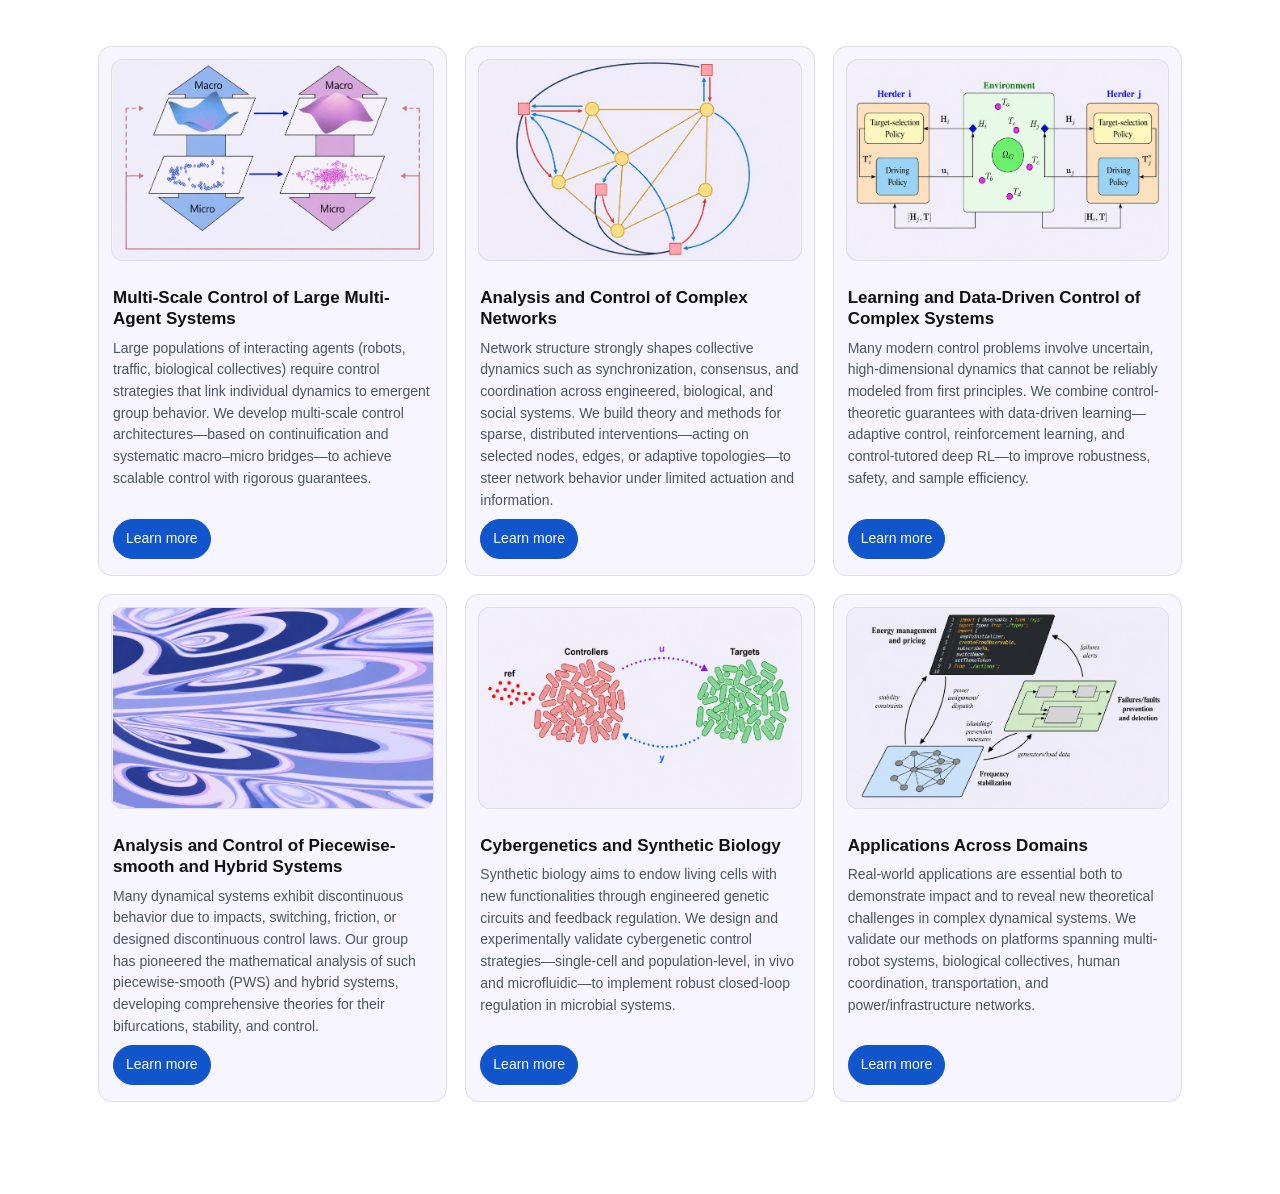
<file: index.html>
<!doctype html>
<html lang="en">
<head>
  <meta charset="utf-8" />
  <meta name="viewport" content="width=device-width,initial-scale=1" />
  <title>Research Areas</title>
  <link rel="stylesheet" href="style.css" />
</head>
<body>

<div class="container">
  <!--
  <div class="header">
    <h1>Research Areas</h1>
    <div class="rule"></div>
  </div>
  -->
  <div class="grid">
    <article class="card">
  <img src="assets/multi_scale4.png" alt="Multi-Scale Control of Large Agent Populations image" />
  <div class="content">
    <h2>Multi-Scale Control of Large Multi-Agent Systems</h2>
    <p>Large populations of interacting agents (robots, traffic, biological collectives) require control strategies that link individual dynamics to emergent group behavior. We develop multi-scale control architectures—based on continuification and systematic macro–micro bridges—to achieve scalable control with rigorous guarantees.</p>
    <a class="button" href="multi-scale-control.html">Learn more</a>
  </div>
</article> <article class="card">
  <img src="assets/complex_networks_white_card3.png" alt="Analysis and Control of Complex Networks image" />
  <div class="content">
    <h2>Analysis and Control of Complex Networks</h2>
    <p>Network structure strongly shapes collective dynamics such as synchronization, consensus, and coordination across engineered, biological, and social systems. We build theory and methods for sparse, distributed interventions—acting on selected nodes, edges, or adaptive topologies—to steer network behavior under limited actuation and information.</p>
    <a class="button" href="complex-networks.html">Learn more</a>
  </div>
</article> <article class="card">
  <img src="assets/Learning and Data-Driven Control_1_resized3.png" alt="Learning-Enhanced Control and Data-Driven Methods image" />
  <div class="content">
    <h2>Learning and Data-Driven Control of Complex Systems</h2>
    <p>Many modern control problems involve uncertain, high-dimensional dynamics that cannot be reliably modeled from first principles. We combine control-theoretic guarantees with data-driven learning—adaptive control, reinforcement learning, and control-tutored deep RL—to improve robustness, safety, and sample efficiency.</p>
    <a class="button" href="learning-enhanced-control.html">Learn more</a>
  </div>
</article> <article class="card">
  <img src="assets/pictest_B_card.png" alt="Analysis and Control of Piecewise-smooth and Hybrid Systems image" />
  <div class="content">
    <h2>Analysis and Control of Piecewise-smooth and Hybrid Systems</h2>
    <p>Many dynamical systems exhibit discontinuous behavior due to impacts, switching, friction, or designed discontinuous control laws. Our group has pioneered the mathematical analysis of such piecewise-smooth (PWS) and hybrid systems, developing comprehensive theories for their bifurcations, stability, and control.</p>
    <a class="button" href="nonsmooth-hybrid.html">Learn more</a>
  </div>
</article> <article class="card">
   <!-- 
  <video autoplay muted loop playsinline> 
        <source src="assets/SyntheticBiology_Spatial_Control.mp4" type="video/mp4">
  </video>
   -->
 <img src="assets/Multicellular_Control5.png"
     alt="Cybergenetics and Synthetic Biology" />
 
  <div class="content">
    <h2>Cybergenetics and Synthetic Biology</h2>
    <p>Synthetic biology aims to endow living cells with new functionalities through engineered genetic circuits and feedback regulation. We design and experimentally validate cybergenetic control strategies—single-cell and population-level, in vivo and microfluidic—to implement robust closed-loop regulation in microbial systems.</p>
    <a class="button" href="synthetic-biology.html">Learn more</a>
  </div>
</article> <article class="card">
  <img src="assets/applications_vectors3.png" alt="Applications Across Domains image" />
  <div class="content">
    <h2>Applications Across Domains</h2>
    <p>Real-world applications are essential both to demonstrate impact and to reveal new theoretical challenges in complex dynamical systems. We validate our methods on platforms spanning multi-robot systems, biological collectives, human coordination, transportation, and power/infrastructure networks.</p>
    <a class="button" href="applications.html">Learn more</a>
  </div>
</article>
  </div>
  <p class="footer-note"></p>
</div>

</body>
</html>
</file>
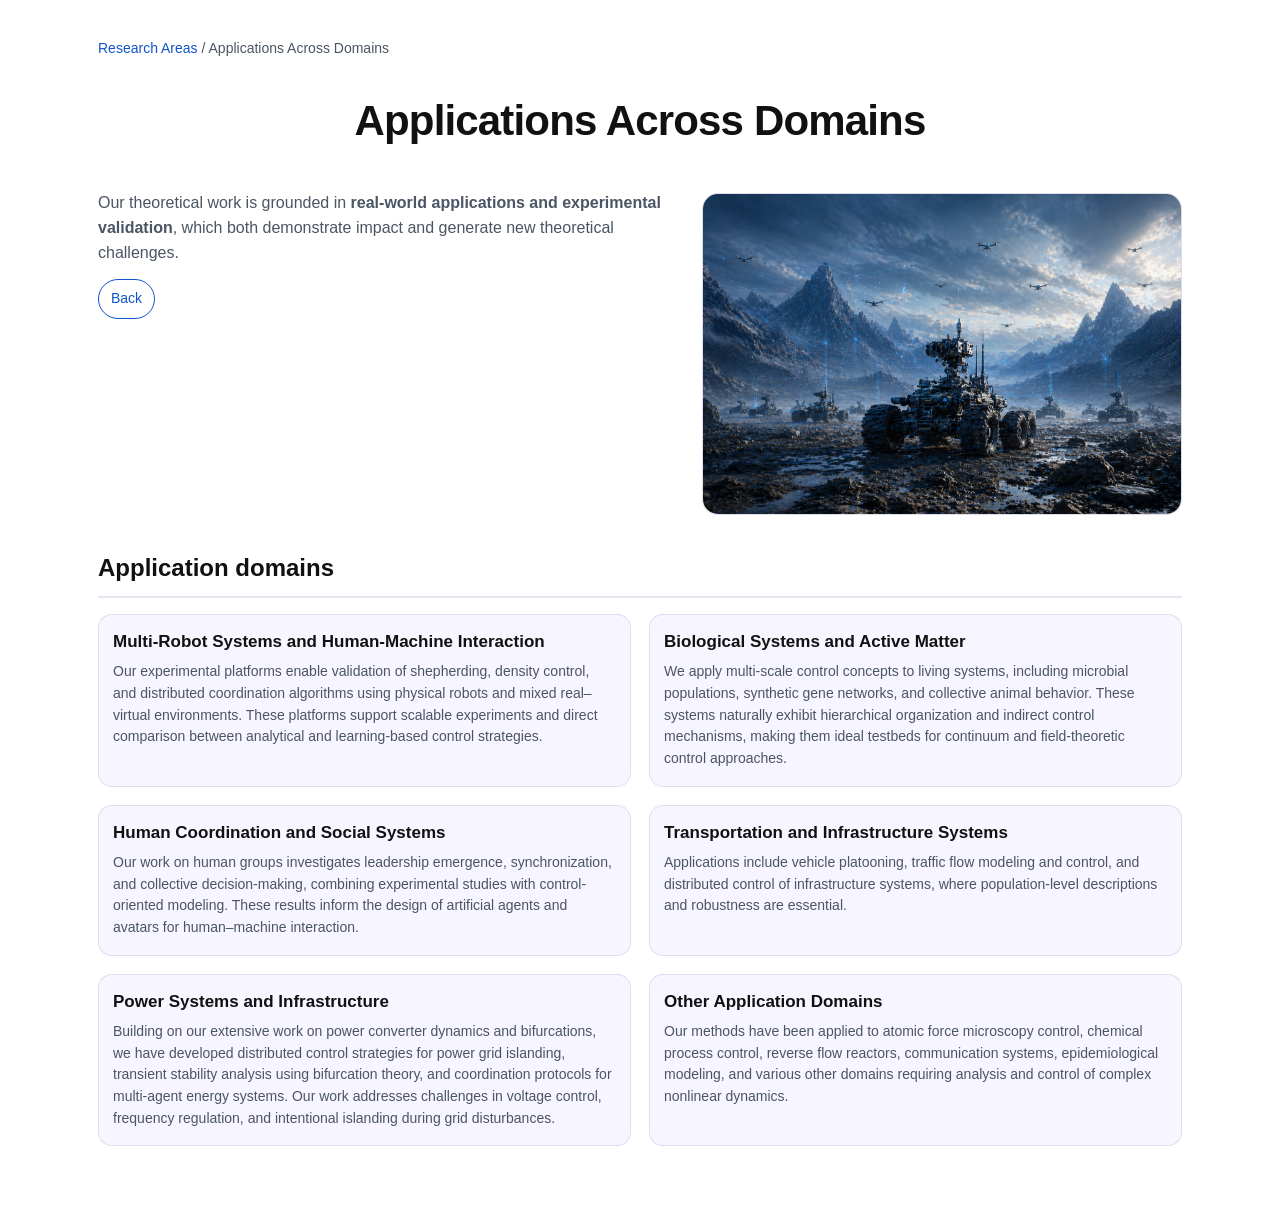
<file: applications.html>
<!doctype html>
<html lang="en">
<head>
  <meta charset="utf-8" />
  <meta name="viewport" content="width=device-width,initial-scale=1" />
  <title>Applications Across Domains</title>
  <link rel="stylesheet" href="style.css" />
</head>
<body>

<div class="container">
  <div class="breadcrumb"><a href="index.html">Research Areas</a> / Applications Across Domains</div>

  <h1>Applications Across Domains</h1>
  <div class="hero">
    <div>
      <p>Our theoretical work is grounded in <b>real-world applications and experimental validation</b>, which both demonstrate impact and generate new theoretical challenges.</p>
      <p style="margin-top:14px"><a class="button secondary" href="index.html">Back</a></p>
    </div>
    <div class="media">
      <img src="assets/applications_swarm_robotics_3.png" alt="Applications Across Domains image" />
    </div>
  </div>

  
<div class="section">
  <h2>Application domains</h2>
  <div class="rule"></div>
  <div class="app-grid">
    <div class="app-card">
  <h3>Multi-Robot Systems and Human-Machine Interaction</h3>
  <p>Our experimental platforms enable validation of shepherding, density control, and distributed coordination algorithms using physical robots and mixed real–virtual environments. These platforms support scalable experiments and direct comparison between analytical and learning-based control strategies.</p>
</div> <div class="app-card">
  <h3>Biological Systems and Active Matter</h3>
  <p>We apply multi-scale control concepts to living systems, including microbial populations, synthetic gene networks, and collective animal behavior. These systems naturally exhibit hierarchical organization and indirect control mechanisms, making them ideal testbeds for continuum and field-theoretic control approaches.</p>
</div> <div class="app-card">
  <h3>Human Coordination and Social Systems</h3>
  <p>Our work on human groups investigates leadership emergence, synchronization, and collective decision-making, combining experimental studies with control-oriented modeling. These results inform the design of artificial agents and avatars for human–machine interaction.</p>
</div> <div class="app-card">
  <h3>Transportation and Infrastructure Systems</h3>
  <p>Applications include vehicle platooning, traffic flow modeling and control, and distributed control of infrastructure systems, where population-level descriptions and robustness are essential.</p>
</div> <div class="app-card">
  <h3>Power Systems and Infrastructure</h3>
  <p>Building on our extensive work on power converter dynamics and bifurcations, we have developed distributed control strategies for power grid islanding, transient stability analysis using bifurcation theory, and coordination protocols for multi-agent energy systems. Our work addresses challenges in voltage control, frequency regulation, and intentional islanding during grid disturbances.</p>
</div> <div class="app-card">
  <h3>Other Application Domains</h3>
  <p>Our methods have been applied to atomic force microscopy control, chemical process control, reverse flow reactors, communication systems, epidemiological modeling, and various other domains requiring analysis and control of complex nonlinear dynamics.</p>
</div>
  </div>
</div>

</div>

</body>
</html>
</file>
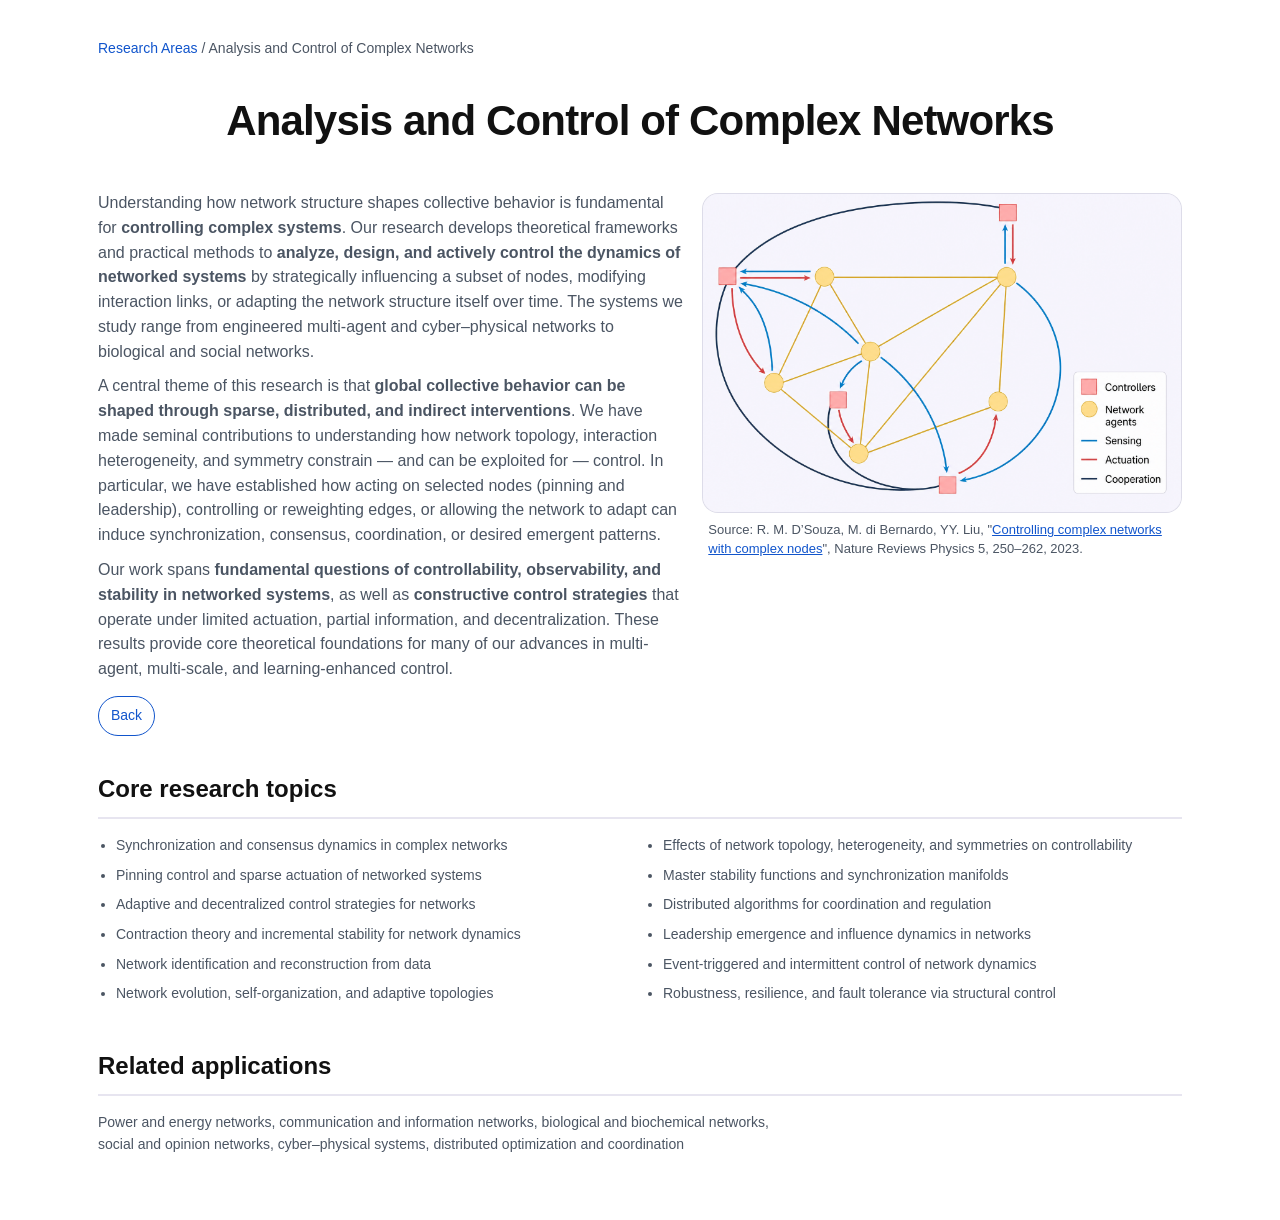
<file: complex-networks.html>
<!doctype html>
<html lang="en">
<head>
  <meta charset="utf-8" />
  <meta name="viewport" content="width=device-width,initial-scale=1" />
  <title>Analysis and Control of Complex Networks</title>
  <link rel="stylesheet" href="style.css" />
</head>
<body>

<div class="container">
  <div class="breadcrumb"><a href="index.html">Research Areas</a> / Analysis and Control of Complex Networks</div>

  <h1>Analysis and Control of Complex Networks</h1>
    <div class="hero">
    <div>
      <p>Understanding how network structure shapes collective behavior is fundamental for <b>controlling complex systems</b>. Our research develops theoretical frameworks and practical methods to <b>analyze, design, and actively control the dynamics of networked systems</b> by strategically influencing a subset of nodes, modifying interaction links, or adapting the network structure itself over time. The systems we study range from engineered multi-agent and cyber–physical networks to biological and social networks.</p>
      <p>A central theme of this research is that <b>global collective behavior can be shaped through sparse, distributed, and indirect interventions</b>. We have made seminal contributions to understanding how network topology, interaction heterogeneity, and symmetry constrain — and can be exploited for — control. In particular, we have established how acting on selected nodes (pinning and leadership), controlling or reweighting edges, or allowing the network to adapt can induce synchronization, consensus, coordination, or desired emergent patterns.</p>
      <p>Our work spans <b>fundamental questions of controllability, observability, and stability in networked systems</b>, as well as <b>constructive control strategies</b> that operate under limited actuation, partial information, and decentralization. These results provide core theoretical foundations for many of our advances in multi-agent, multi-scale, and learning-enhanced control.</p>
      <p style="margin-top:14px"><a class="button secondary" href="index.html">Back</a></p>
    </div>
    
    <div class="media">
      <div class="figure-box">
        <img src="assets/complex_networks_learn_more.png" alt="..." />
        <div class="figure-credit">
          Source: R. M. D’Souza, M. di Bernardo, YY. Liu, "<a href="https://www.nature.com/articles/s42254-023-00566-3" target="_blank" rel="noopener">Controlling complex networks with complex nodes</a>",  Nature Reviews Physics 5, 250–262, 2023. 
        </div>
      </div>
    </div>
    
    <!-- 
    <div class="media">
      <img src="assets/complex_networks_learn_more.png" alt="Complex Networks and Emergent Dynamics image" />
    </div>
    -->
  </div>

  
<div class="section">
  <h2>Core research topics</h2>
  <div class="rule"></div>
  <ul class="topic-list">
    <li>Synchronization and consensus dynamics in complex networks</li>
    <li>Pinning control and sparse actuation of networked systems</li>
    <li>Adaptive and decentralized control strategies for networks</li>
    <li>Contraction theory and incremental stability for network dynamics</li>
    <li>Network identification and reconstruction from data</li>
    <li>Network evolution, self-organization, and adaptive topologies</li>
    <li>Effects of network topology, heterogeneity, and symmetries on controllability</li>
    <li>Master stability functions and synchronization manifolds</li>
    <li>Distributed algorithms for coordination and regulation</li>
    <li>Leadership emergence and influence dynamics in networks</li>
    <li>Event-triggered and intermittent control of network dynamics</li>
    <li>Robustness, resilience, and fault tolerance via structural control</li>
  </ul>
</div>

  
<div class="section">
  <h2>Related applications</h2>
  <div class="rule"></div>
  <p class="apps">Power and energy networks, communication and information networks, biological and biochemical networks, social and opinion networks, cyber–physical systems, distributed optimization and coordination</p>
</div>

</div>

</body>
</html>
</file>
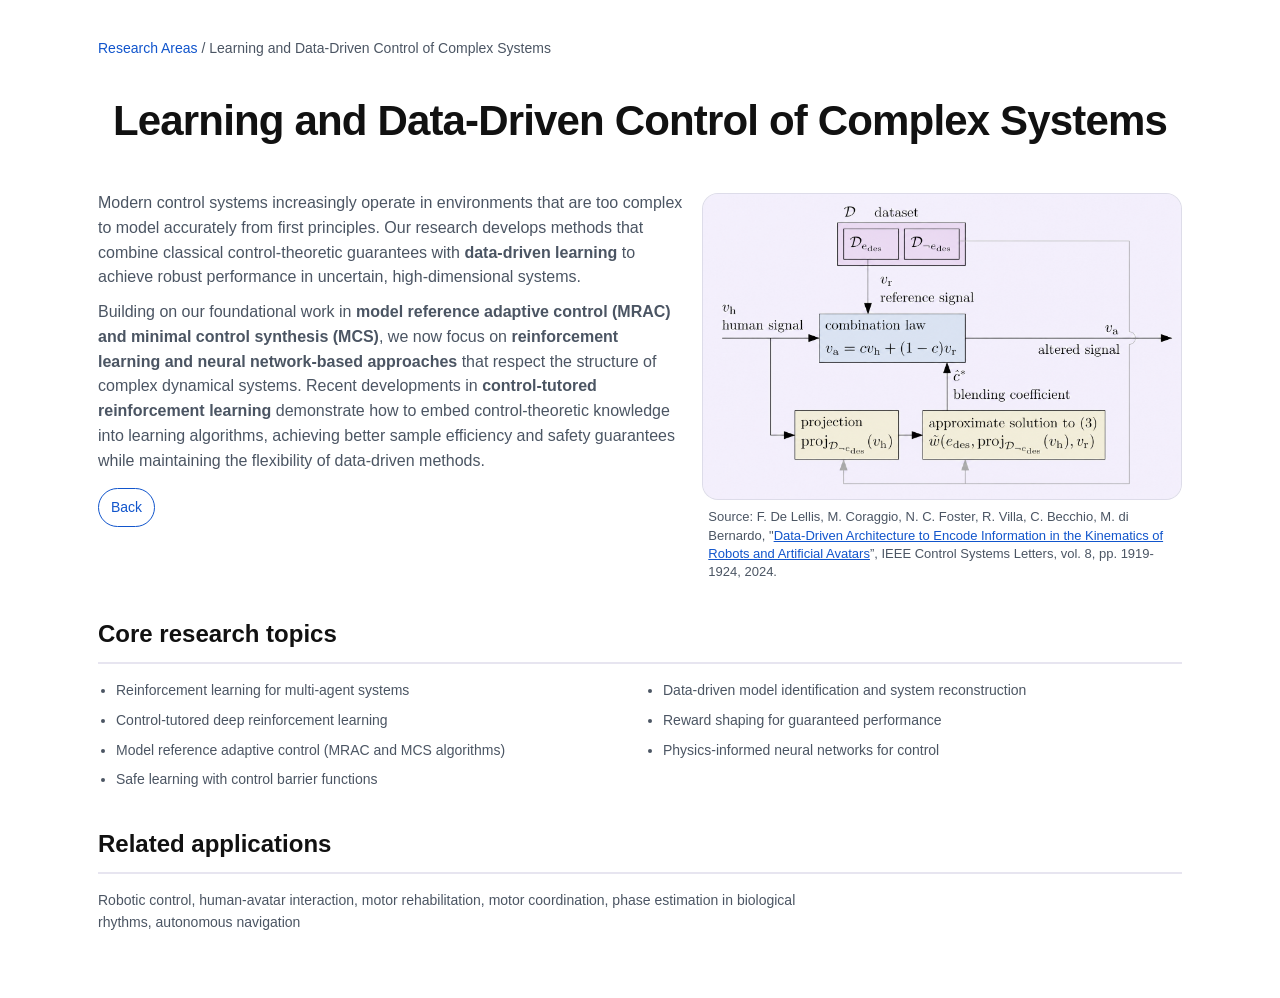
<file: learning-enhanced-control.html>
<!doctype html>
<html lang="en">
<head>
  <meta charset="utf-8" />
  <meta name="viewport" content="width=device-width,initial-scale=1" />
  <title>Learning and Data-Driven Control of Complex Systems</title>
  <link rel="stylesheet" href="style.css" />
</head>
<body>

<div class="container">
  <div class="breadcrumb"><a href="index.html">Research Areas</a> / Learning and Data-Driven Control of Complex Systems</div>

  <h1>Learning and Data-Driven Control of Complex Systems</h1>
    <div class="hero">
    <div>
      <p>Modern control systems increasingly operate in environments that are too complex to model accurately from first principles. Our research develops methods that combine classical control-theoretic guarantees with <b>data-driven learning</b> to achieve robust performance in uncertain, high-dimensional systems.</p>
      <p>Building on our foundational work in <b>model reference adaptive control (MRAC) and minimal control synthesis (MCS)</b>, we now focus on <b>reinforcement learning and neural network-based approaches</b> that respect the structure of complex dynamical systems. Recent developments in <b>control-tutored reinforcement learning</b> demonstrate how to embed control-theoretic knowledge into learning algorithms, achieving better sample efficiency and safety guarantees while maintaining the flexibility of data-driven methods.</p>
      <p style="margin-top:14px"><a class="button secondary" href="index.html">Back</a></p>
    </div>
    <div class="media">
      <div class="figure-box">
        <img src="assets/Learning and Data-Driven Control_learn_more.png" alt="Learning and Data-Driven Control of Complex Systems image" />
        <div class="figure-credit">
          Source: F. De Lellis, M. Coraggio, N. C. Foster, R. Villa, C. Becchio, M. di Bernardo, "<a href="https://ieeexplore.ieee.org/document/10559995?source=authoralert" target="_blank" rel="noopener">Data-Driven Architecture to Encode Information in the Kinematics of Robots and Artificial Avatars</a>”, IEEE Control Systems Letters, vol. 8, pp. 1919-1924, 2024. 
        </div>      
      </div>
    </div>
    

  </div>

  
<div class="section">
  <h2>Core research topics</h2>
  <div class="rule"></div>
  <ul class="topic-list">
    <li>Reinforcement learning for multi-agent systems</li>
<li>Control-tutored deep reinforcement learning</li>
<li>Model reference adaptive control (MRAC and MCS algorithms)</li>
<li>Safe learning with control barrier functions</li>
<li>Data-driven model identification and system reconstruction</li>
<li>Reward shaping for guaranteed performance</li>
<li>Physics-informed neural networks for control</li>
  </ul>
</div>

  
<div class="section">
  <h2>Related applications</h2>
  <div class="rule"></div>
  <p class="apps">Robotic control, human-avatar interaction, motor rehabilitation, motor coordination, phase estimation in biological rhythms, autonomous navigation</p>
</div>

</div>

</body>
</html>
</file>
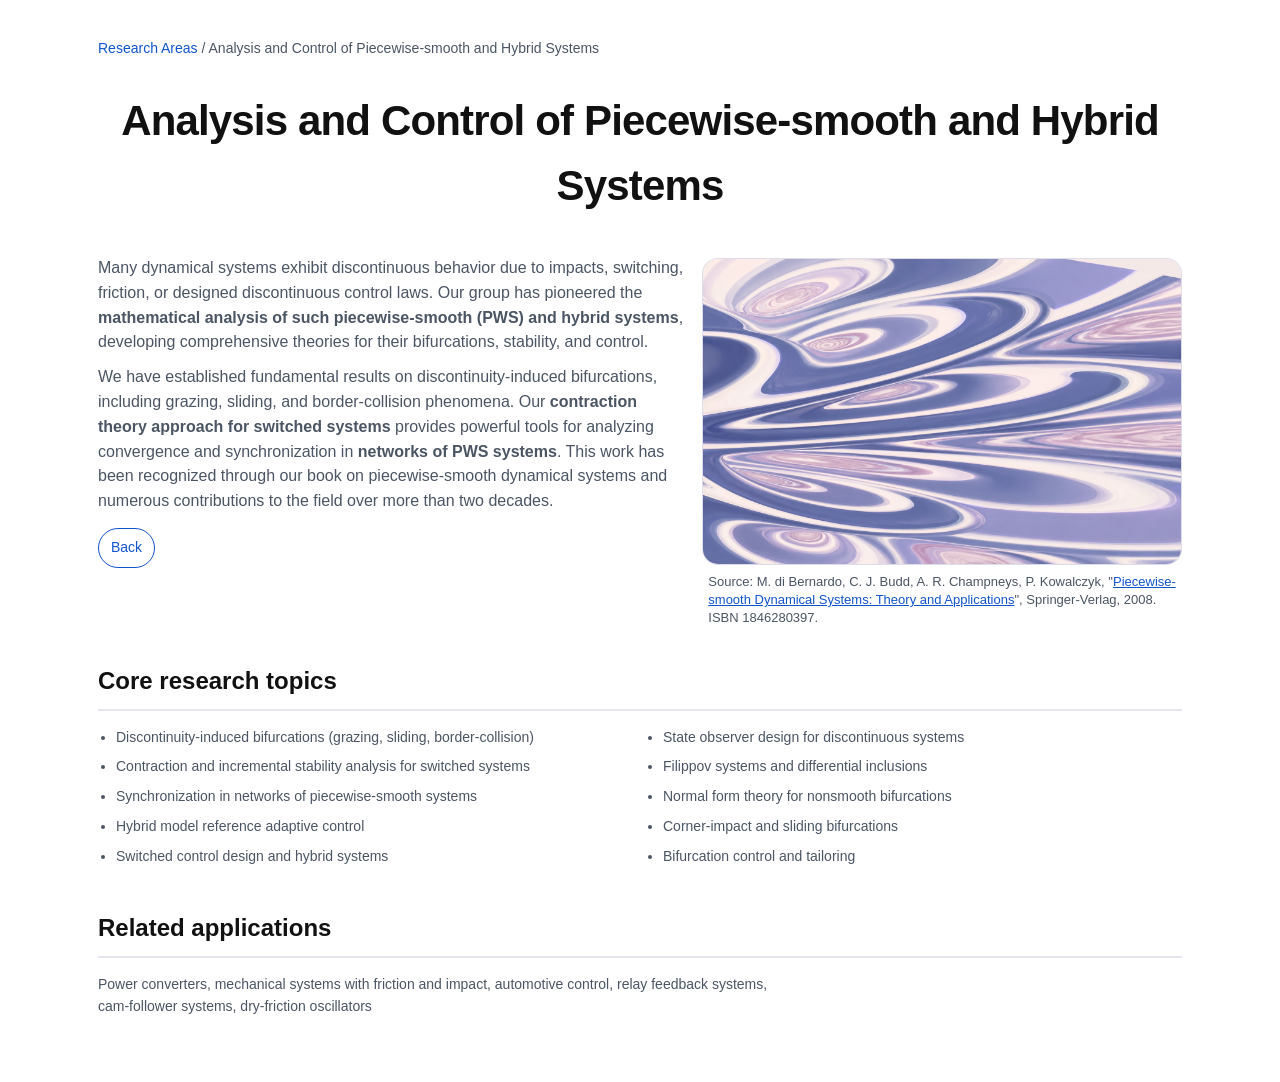
<file: nonsmooth-hybrid.html>
<!doctype html>
<html lang="en">
<head>
  <meta charset="utf-8" />
  <meta name="viewport" content="width=device-width,initial-scale=1" />
  <title>Analysis and Control of Piecewise-smooth and Hybrid Systems</title>
  <link rel="stylesheet" href="style.css" />
</head>
<body>

<div class="container">
  <div class="breadcrumb"><a href="index.html">Research Areas</a> / Analysis and Control of Piecewise-smooth and Hybrid Systems</div>

  <h1>Analysis and Control of Piecewise-smooth and Hybrid Systems</h1>
  <div class="hero">
    <div>
      <p>Many dynamical systems exhibit discontinuous behavior due to impacts, switching, friction, or designed discontinuous control laws. Our group has pioneered the <b>mathematical analysis of such piecewise-smooth (PWS) and hybrid systems</b>, developing comprehensive theories for their bifurcations, stability, and control.</p>
      <p>We have established fundamental results on discontinuity-induced bifurcations, including grazing, sliding, and border-collision phenomena. Our <b>contraction theory approach for switched systems</b> provides powerful tools for analyzing convergence and synchronization in <b>networks of PWS systems</b>. This work has been recognized through our book on piecewise-smooth dynamical systems and numerous contributions to the field over more than two decades.</p>
      <p style="margin-top:14px"><a class="button secondary" href="index.html">Back</a></p>
    </div>
    <div class="media">
      <div class="figure-box">
        <img src="assets/pictest_B_clean2.png" alt="Analysis and Control of Piecewise-smooth and Hybrid Systems image" />
        <div class="figure-credit">
          Source: M. di Bernardo, C. J. Budd, A. R. Champneys, P. Kowalczyk, "<a href="https://link.springer.com/book/10.1007/978-1-84628-708-4" target="_blank" rel="noopener">Piecewise-smooth Dynamical Systems: Theory and Applications</a>",
          Springer-Verlag, 2008. ISBN 1846280397.
        </div>
      </div>
    </div>
  </div>

<div class="section">
  <h2>Core research topics</h2>
  <div class="rule"></div>
  <ul class="topic-list">
    <li>Discontinuity-induced bifurcations (grazing, sliding, border-collision)</li>
    <li>Contraction and incremental stability analysis for switched systems</li>
    <li>Synchronization in networks of piecewise-smooth systems</li>
    <li>Hybrid model reference adaptive control</li>
    <li>Switched control design and hybrid systems</li>
    <li>State observer design for discontinuous systems</li>
    <li>Filippov systems and differential inclusions</li>
    <li>Normal form theory for nonsmooth bifurcations</li>
    <li>Corner-impact and sliding bifurcations</li>
    <li>Bifurcation control and tailoring</li>
  </ul>
</div>

  
<div class="section">
  <h2>Related applications</h2>
  <div class="rule"></div>
  <p class="apps">Power converters, mechanical systems with friction and impact, automotive control, relay feedback systems, cam-follower systems, dry-friction oscillators</p>
</div>

</div>

</body>
</html>
</file>
<file: style.css>
:root{
  --bg: transparent;              /* fa vedere lo sfondo del Google Site */
  --text:#111111;
  --muted:#4b5563;
  --border: rgba(120,110,170,0.18);
  --card: rgba(247,245,255,0.92); /* card lavanda chiarissime */
  --accent:#1155cc; /* Google Sites-ish blue; change to match dibernardogroup */
}

*{box-sizing:border-box}
html,body{margin:0;padding:0;background:var(--bg);color:var(--text);font-family:Arial, Helvetica, sans-serif;line-height:1.55}
body { background: transparent; }
.container { background: transparent; }
a{color:var(--accent);text-decoration:none}
a:hover{text-decoration:underline}

.container{max-width:1120px;margin:0 auto;padding:28px 18px 64px}
.container h1{font-size:42px;margin-top: 28px;letter-spacing:-0.02em;text-align: center;}
.header{display:flex;align-items:flex-end;gap:14px;flex-wrap:wrap}
.header h1{margin:0;font-size:36px}
.header .rule{height:2px;background:var(--border);flex:1;min-width:140px;margin-bottom:10px}

.grid{display:grid;grid-template-columns:repeat(3,1fr);gap:18px;margin-top:18px}
@media (max-width:980px){.grid{grid-template-columns:repeat(2,1fr)}}
@media (max-width:640px){.grid{grid-template-columns:1fr}}

.card{background:var(--card);border:1px solid var(--border);border-radius:14px;overflow:hidden;display:flex;flex-direction:column;min-height:100%}
.card img{
  width: calc(100% - 24px);
  height: auto;
  aspect-ratio: 1586 / 992;
  object-fit: contain;
  display: block;
  background: #f3f4f6;
  border: 1px solid var(--border);
  border-radius: 12px;
  margin: 12px;
}
.card .content{padding:14px 14px 16px;display:flex;flex-direction:column;gap:8px;flex:1}
.card h2{margin:0;font-size:17px;line-height:1.25}
.card p{margin:0;color:var(--muted);font-size:14px}
.card video{
  width: calc(100% - 24px);
  height: auto;
  aspect-ratio: 1586 / 992;
  object-fit: contain;
  display: block;
  background: #f3f4f6;
  border: 1px solid var(--border);
  border-radius: 12px;
  margin: 12px;
}

.cardhero{background:var(--card);border:1px solid var(--border);border-radius:14px;overflow:hidden;display:flex;flex-direction:column;min-height:100%}
.cardhero img{
  width: 100%;
  height: auto;
  aspect-ratio: 1586 / 992;
  object-fit: contain;
  display: block;
  background: #f3f4f6;
}
.cardhero .content{padding:14px 14px 16px;display:flex;flex-direction:column;gap:8px;flex:1}
.cardhero h2{margin:0;font-size:17px;line-height:1.25}
.cardhero p{margin:0;color:var(--muted);font-size:14px}
.cardhero video{
  width: 100%;
  height: 210px;
  object-fit: cover;
  display: block;
  background: #f3f4f6;
}


.button{margin-top:auto;display:inline-block;border:1px solid var(--accent);color:#fff;background:var(--accent);padding:8px 12px;border-radius:999px;font-size:14px;width:max-content}
.button.secondary{background:transparent;color:var(--accent)}

.breadcrumb{margin-top:10px;font-size:14px;color:var(--muted)}
.hero{display:grid;grid-template-columns:1.1fr 0.9fr;gap:18px;align-items:start;margin-top:18px}
.hero .media{
  margin-top: 12px;
  display: flex;
  justify-content: center; /* centra il figure-box nella colonna */
  align-items:center;
}
@media (max-width:900px){.hero{grid-template-columns:1fr}}
.hero h1{font-size:42px;margin:0;letter-spacing:-0.02em}
.hero p{margin:10px 0 0;color:var(--muted);max-width:70ch}
.hero .media img{
  width:100%;
  border-radius:16px;
  border:1px solid var(--border);
  background:#f3f4f6;
  display:block;
}
.hero .media video{
  width: 100%;
  border-radius: 16px;
  border: 1px solid var(--border);
  background: #f3f4f6;
}

.section{margin-top:34px}
.section h2{margin:0 0 10px;font-size:24px}
.section .rule{height:2px;background:var(--border);width:100%;margin:0 0 16px}

.topic-list{margin:0;padding-left:18px;columns:2;column-gap:28px}
.topic-list li{break-inside:avoid;margin:0 0 8px;color:var(--muted);font-size:14px}
@media (max-width:900px){.topic-list{columns:1}}

.apps{margin:0;color:var(--muted);font-size:14px;max-width:90ch}

.app-grid{display:grid;grid-template-columns:repeat(2,1fr);gap:18px}
@media (max-width:900px){.app-grid{grid-template-columns:1fr}}
.app-card{border:1px solid var(--border);border-radius:14px;padding:14px 14px 16px;background:var(--card)}
.app-card h3{margin:0 0 6px;font-size:17px}
.app-card p{margin:0;color:var(--muted);font-size:14px}

.footer-note{margin-top:28px;color:var(--muted);font-size:13px}

.figure-box{
  width: 100%;
  max-width: 720px;   /* scegli tu */
  margin: 0 auto;     /* centra il box */
}

.figure-box img{
  width: 100%;
  display: block;
}

.figure-credit{
  margin-top: 8px;
  padding: 0 6px;     /* rientro a sinistra/destra */
  /* Questo crea il “rettangolo” più stretto e centrato */
  width: min(100%, 620px);  /* scegli 520–720 a gusto */
  margin-left: auto;
  margin-right: auto;

  /* Testo NON centrato */
  text-align: left;

  font-size: 13px;
  color: var(--muted);
  line-height: 1.4;
}

.figure-credit a{
  color: var(--accent);
  text-decoration: underline;
}
</file>
